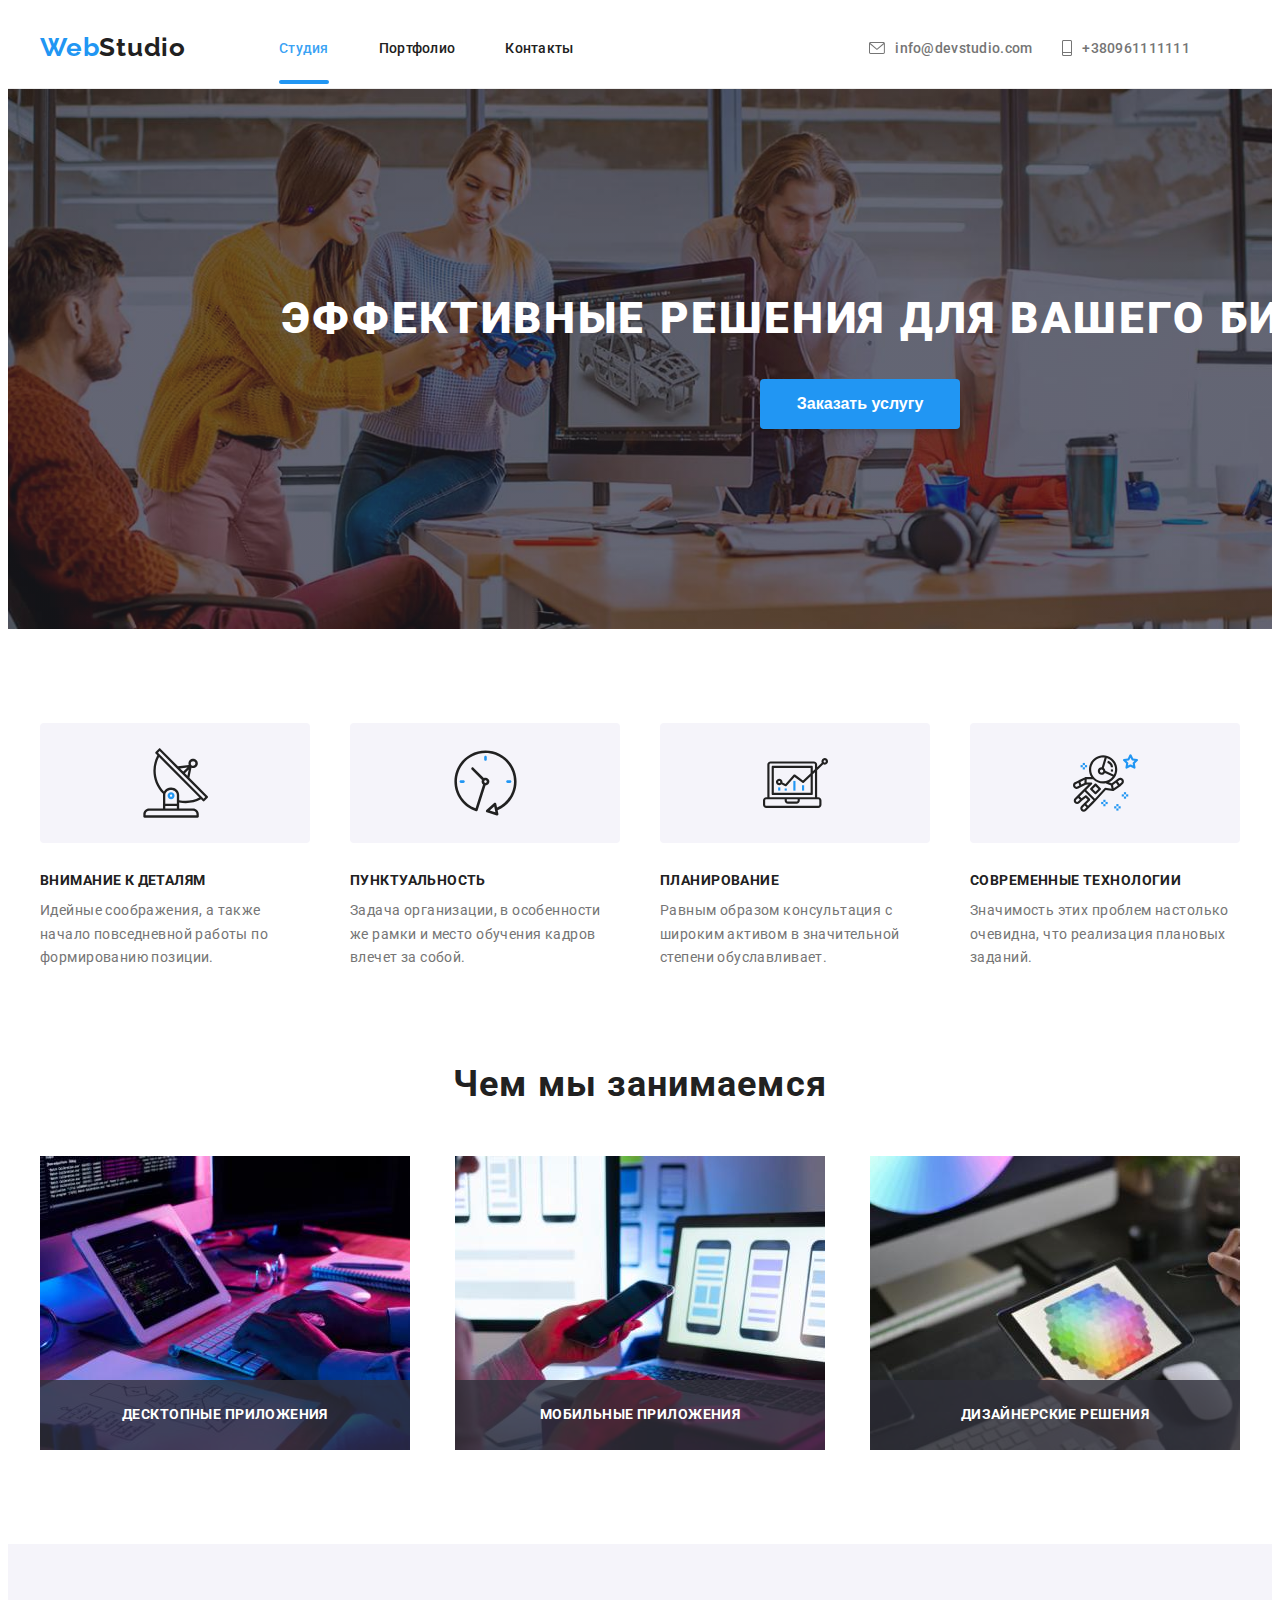
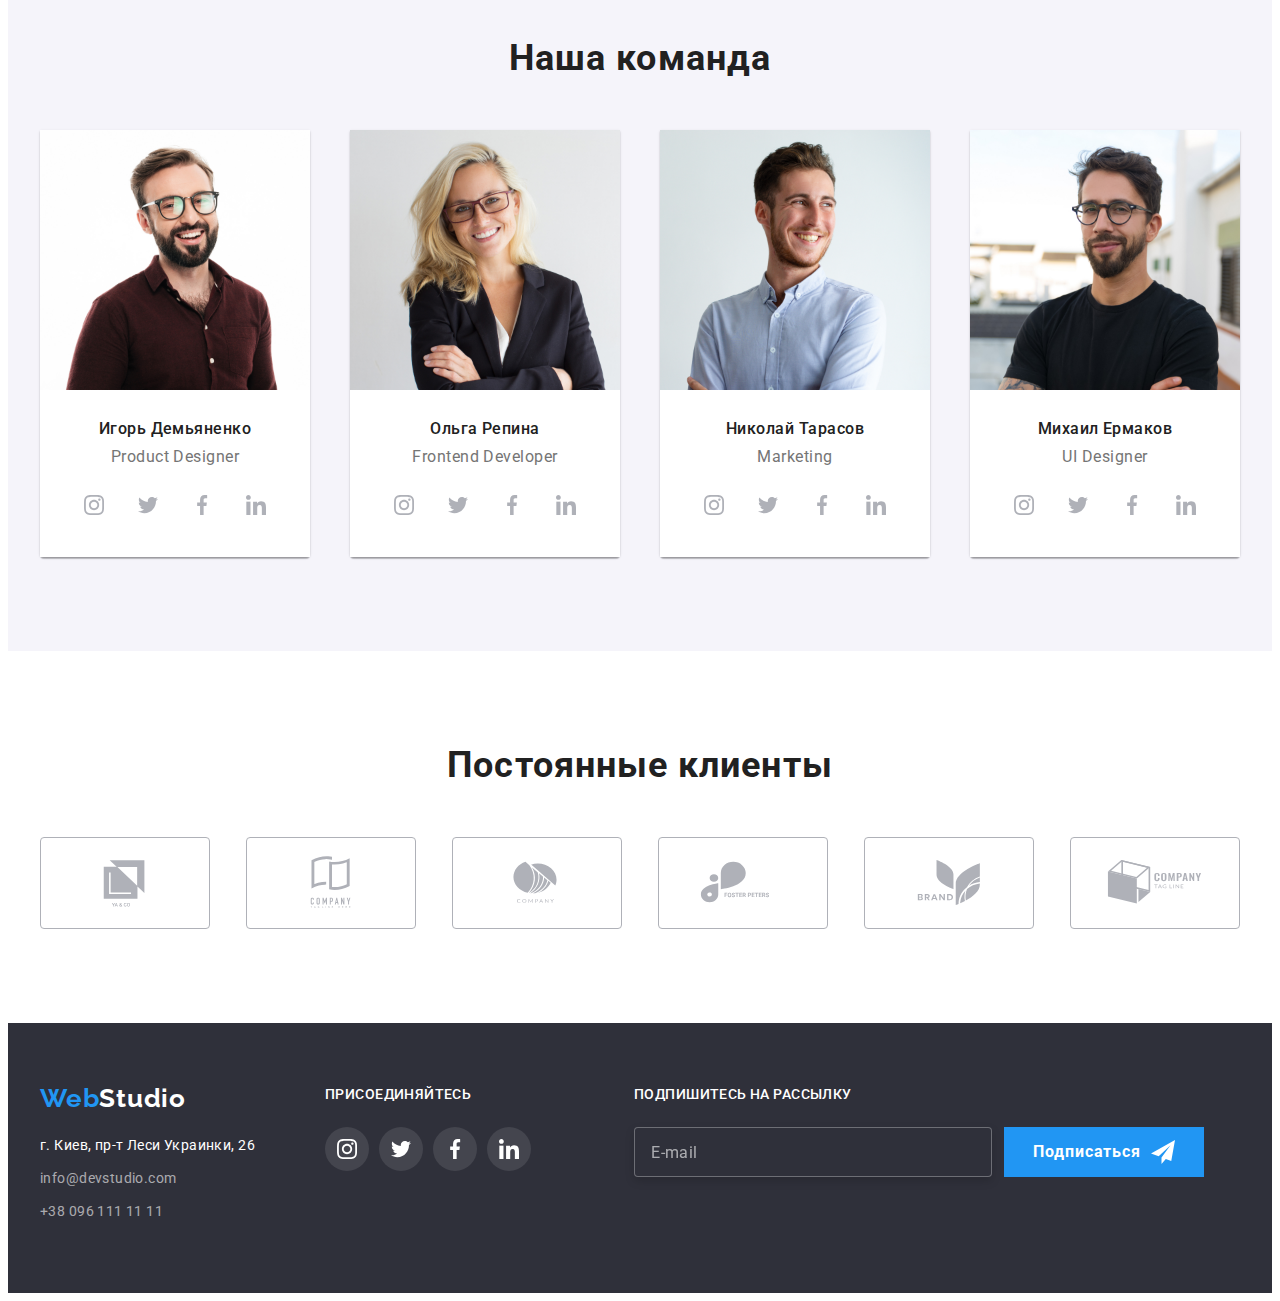
<file: index.html>
<!DOCTYPE html>
<html lang="ru">
<head>
    <meta charset="UTF-8">
    <meta http-equiv="X-UA-Compatible" content="IE=edge">
    <meta name="viewport" content="width=device-width, initial-scale=1.0">
    <title>Document</title>
    <link href="https://fonts.googleapis.com/css2?family=Raleway:wght@700&family=Roboto:wght@400;500;700;900&display=swap"
    rel="stylesheet">
    <link
    rel="stylesheet"
    href="https://cdnjs.cloudflare.com/ajax/libs/modern-normalize/1.0.0/modern-normalize.min.css"
    integrity="sha512-ISS7cAi1PEhQ8jnbJpJZMd29NlhNj4AWYyLOSp2CE/CsHxTCu+r+t0D2yoJudVrd0/8fTVPUVDzY5Tvli75u/g=="
    crossorigin="anonymous"/>
<link rel="stylesheet" href="./css/styles.css">
</head>
<body>
    <header class="header">
        <div class="container header-container">
          <nav class="header-navigation">
            <a class="link header-logo" href="http://WebStudio">Web<span class="logo-second-color">Studio</span> </a>
            <ul class="list header-list">
              <li class="header-item">
                <a class="link header-link current" href="./index.html">Студия</a>
              </li>
              <li class="header-item">
                <a class="link header-link" href="./portfolio.html">Портфолио</a>
              </li>
              <li class="header-item"><a class="link header-link" href="">Контакты</a></li>
            </ul>
          </nav>
          <ul class="list contacts-list">
            <li class="header-contacts">
              <a class="link header-mail" href="tel:info@devstudio.com">
              <svg class="header-icon" width="16" height="12"> <use href="./images/icons.svg#icon-envelope">
              </use></svg>info@devstudio.com</a></li>
            <li class="header-contacts">
              <a class="link header-mail" href="mailto:+380961111111">
                <svg class="header-icon" width="10" height="16">
                  <use href="./images/icons.svg#icon-mobilka"></use>
                </svg> +380961111111</a></li>
          </ul>
        </div>
      </header>

<main class="main">
<section class="section motto">
    <div class="container motto-container">
    <h1 class="title-one">Эффективные решения для вашего бизнеса</h1>
    <button class="btn main-btn" type="button" data-modal-open>Заказать услугу</button>
    </div>
</section>

<section class="section hero">
    <div class="container hero-container">
    <ul class="list hero-list">
        <li class="hero-item"><div class="hero-box"><svg class="hero-icon" width="65" height="70">
            <use href="./images/icons.svg#icon-tarelka"></use>
        </svg> </div><h3 class="title-three">Внимание к деталям</h3>
            <p class="hero-text">Идейные соображения, а также начало повседневной работы по формированию позиции.</p></li>
        <li class="hero-item"><div class="hero-box"><svg class="hero-icon" width="65" height="70">
            <use href="./images/icons.svg#icon-clock-1"></use>
        </svg> </div><h3 class="title-three">Пунктуальность</h3>
            <p class="hero-text">Задача организации, в особенности же рамки и место обучения кадров влечет за собой.</p></li>
        <li class="hero-item"> <div class="hero-box"> <svg class="hero-icon" width="65" height="70">
            <use href="./images/icons.svg#icon-diagram-1"></use>
        </svg> </div> <h3 class="title-three">Планирование</h3>
            <p class="hero-text">Равным образом консультация с широким активом в значительной степени обуславливает.</p></li>
        <li class="hero-item"> <div class="hero-box">  <svg class="hero-icon" width="65" height="70">
            <use href="./images/icons.svg#icon-astronaut-1"></use>
        </svg> </div><h3 class="title-three">Современные технологии</h3>
            <p class="hero-text">Значимость этих проблем настолько очевидна, что реализация плановых заданий.</p></li>
    </ul>
    </div>
</section>

<section class="section whaddowedo">
    <div class="container whaddowedo-container">
    <h2 class="title-two">Чем мы занимаемся</h2>
    <ul class="list whaddowedo-list">
        <li class="whaddowedo-item">
            <img src="./images/ruki.jpg" alt="чем мы занимаемся" width="370" height="294">
            <div class="whaddowedo-box">
                <p class="whaddowedo-text">Десктопные приложения</p>
            </div>
        </li>
    <li class="whaddowedo-item">
        <img src="./images/mobila.jpg" alt="для мобильных устройств" width="370" height="294">
        <div class="whaddowedo-box">
            <p class="whaddowedo-text">Мобильные приложения</p>
        </div>
    </li>
    <li class="whaddowedo-item">
        <img src="./images/planshet.jpg" alt="для планшетов" width="370" height="294">
        <div class="whaddowedo-box">
            <p class="whaddowedo-text">Дизайнерские решения</p>
        </div>
    </li>
   </ul>
    </div>
</section>


<section class="section team">
    <div class="container team-container"> 
    <h2 class="title-two">Наша команда</h2>
    <ul class="list team-list">
        <li class="team-item"><img src="./images/demianenko.jpg" alt="Демьяненко" width="270" height="260"> <div class="team-card"> <h3 class="title-four">Игорь Демьяненко</h3><p class="team-text" lang="en">Product Designer</p>
            <ul class="team-social-list">
        <li class="list team-social-item"><a class="team-social-link" href="#">
            <svg class="team-social-icon" width = "20" height = "20">
                <use href="./images/icons.svg#icon-instagram-2"></use>
            </svg> 
        </a></li>
        <li class="list team-social-item"> <a class="team-social-link" href="#"><svg class="team-social-icon" width = "20" height = "20">
            <use href="./images/icons.svg#icon-twitter-1"></use>
        </svg> </a></li>
        <li class="list team-social-item"><a class="team-social-link" href="#"><svg class="team-social-icon" width = "20" height = "20">
            <use href="./images/icons.svg#icon-facebook-1"></use>
        </svg> </a></li>
        <li class="list team-social-item"><a class="team-social-link" href="#"><svg class="team-social-icon" width = "20" height = "20">
            <use href="./images/icons.svg#icon-linkedin-1"></use>
        </svg> </a></li>
    </ul></div></li>
        <li class="team-item"><img src="./images/repina.jpg" alt="Репина" width="270" height="260"><div class="team-card"><h3 class="title-four">Ольга Репина</h3><p class="team-text" lang="en">Frontend Developer
        </p>         <ul class="team-social-list">
            <li class="list team-social-item"><a class="team-social-link" href="#">
                <svg class="team-social-icon" width = "20" height = "20">
                    <use href="./images/icons.svg#icon-instagram-2"></use>
                </svg> 
            </a></li>
            <li class="list team-social-item"> <a class="team-social-link" href="#"><svg class="team-social-icon" width = "20" height = "20">
                <use href="./images/icons.svg#icon-twitter-1"></use>
            </svg> </a></li>
            <li class="list team-social-item"><a class="team-social-link" href="#"><svg class="team-social-icon" width = "20" height = "20">
                <use href="./images/icons.svg#icon-facebook-1"></use>
            </svg> </a></li>
            <li class="list team-social-item"><a class="team-social-link" href="#"><svg class="team-social-icon" width = "20" height = "20">
                <use href="./images/icons.svg#icon-linkedin-1"></use>
            </svg> </a></li>
        </ul></div></li>
        <li class="team-item"><img src="./images/tarasov.jpg" alt="Тарасов" width="270" height="260"><div class="team-card"><h3 class="title-four">Николай Тарасов</h3><p class="team-text" lang="en">Marketing</p>         <ul class="team-social-list">
            <li class="list team-social-item"><a class="team-social-link" href="#">
                <svg class="team-social-icon" width = "20" height = "20">
                    <use href="./images/icons.svg#icon-instagram-2"></use>
                </svg> 
            </a></li>
            <li class="list team-social-item"> <a class="team-social-link" href="#"><svg class="team-social-icon" width = "20" height = "20">
                <use href="./images/icons.svg#icon-twitter-1"></use>
            </svg> </a></li>
            <li class="list team-social-item"><a class="team-social-link" href="#"><svg class="team-social-icon" width = "20" height = "20">
                <use href="./images/icons.svg#icon-facebook-1"></use>
            </svg> </a></li>
            <li class="list team-social-item"><a class="team-social-link" href="#"><svg class="team-social-icon" width = "20" height = "20">
                <use href="./images/icons.svg#icon-linkedin-1"></use>
            </svg> </a></li>
        </ul></div></li>
        <li class="team-item"><img src="./images/yermakov.jpg" alt="Ермаков" width="270" height="260"><div class="team-card"><h3 class="title-four">Михаил Ермаков</h3><p class="team-text" lang="en">UI Designer</p>         <ul class="team-social-list">
            <li class="list team-social-item"><a class="team-social-link" href="#">
                <svg class="team-social-icon" width = "20" height = "20">
                    <use href="./images/icons.svg#icon-instagram-2"></use>
                </svg> 
            </a></li>
            <li class="list team-social-item"> <a class="team-social-link" href="#"><svg class="team-social-icon" width = "20" height = "20">
                <use href="./images/icons.svg#icon-twitter-1"></use>
            </svg> </a></li>
            <li class="list team-social-item"><a class="team-social-link" href="#"><svg class="team-social-icon" width = "20" height = "20">
                <use href="./images/icons.svg#icon-facebook-1"></use>
            </svg> </a></li>
            <li class="list team-social-item"><a class="team-social-link" href="#"><svg class="team-social-icon" width = "20" height = "20">
                <use href="./images/icons.svg#icon-linkedin-1"></use>
            </svg> </a></li>
        </ul></div></li>
    </ul>
    </div>
</section>

<section class="section clients">
    <div class="container">
        <h2 class="title-two">Постоянные клиенты</h2>
    <ul class="list clients-list">
        <li class="clients-item"><a class="clients-link" href="#"><svg class="clients-icon">
            <use href="./images/icons.svg#icon-logosquare"></use></svg></a></li>
        <li class="clients-item"><a class="clients-link" href="#"><svg class="clients-icon">
            <use href="./images/icons.svg#icon-logobook"></use></svg></a></li>
        <li class="clients-item"><a class="clients-link" href="#"><svg class="clients-icon">
            <use href="./images/icons.svg#icon-logooval"></use></svg></a></li>
        <li class="clients-item"><a class="clients-link" href="#"><svg class="clients-icon">
            <use href="./images/icons.svg#icon-logofoster"></use></svg></a></li>
        <li class="clients-item"><a class="clients-link" href="#"><svg class="clients-icon">
            <use href="./images/icons.svg#icon-logobrand"></use></svg></a></li>
        <li class="clients-item"><a class="clients-link" href="#"><svg class="clients-icon">
            <use href="./images/icons.svg#icon-logocomp"></use></svg></a></li>
    </ul>
    </div>
</section>

</main>
<footer class="footer">
    <div class="container footer-container">
        <div class="footer-contacts">
    <a class="link footer-logo" href="http://WebStudio">Web<span class="logo-third-color">Studio</span> </a>
<address>
    <ul class="list footer-list">
        <li class="footer-contact"><a class="link footer-address" href="https://goo.gl/maps/e6FK5a6FQXhLv9fTA" target="_blank" rel="noopener noreferrer">г. Киев, пр-т Леси Украинки, 26</a>
</li>
<li class="footer-contact"><a class="link footer-mail" href="mailto:info@example.com">info@devstudio.com</a> 
</li>
<li class="footer-contact"><a class="link footer-mail" href="tel:+380961111111">+38 096 111 11 11</a>
</li>
</ul>
</address>
        </div>
<div class="footer-social">
    <h4 class="title-five">присоединяйтесь</h4>
    <ul class="list footer-social-list"> 
        <li><a class="footer-social-link" href="#"><svg class="footer-social-icon" width = "20" height = "20">
            <use href="./images/icons.svg#icon-instagram-2"></use>
        </svg> </a></li>
        <li><a class="footer-social-link" href="#"><svg class="footer-social-icon" width = "20" height = "20">
            <use href="./images/icons.svg#icon-twitter-1"></use>
        </svg> </a></li>
        <li><a class="footer-social-link" href="#"><svg class="footer-social-icon" width = "20" height = "20">
            <use href="./images/icons.svg#icon-facebook-1"></use>
        </svg> </a></li>
        <li><a class="footer-social-link" href="#"><svg class="footer-social-icon" width = "20" height = "20">
            <use href="./images/icons.svg#icon-linkedin-1"></use>
        </svg> </a></li>
    </ul>
</div>
<div class="footer-subscribe">
<h4 class="title-five">Подпишитесь на рассылку</h4>
<div class="subscribe-wrap">
    <form action="#" class="subscribe">
        <input type="text" 
        class="subscribe-input" 
        name="email" 
        placeholder="E-mail">
    </form>
    <button type="submit" class="btn subscribe-btn">Подписаться <svg class="subscribe-btn-icon" width = "24" height = "24">
        <use href="./images/icons.svg#icon-send"></use>
    </svg></button>
</div>
</div>
    </div>
</footer>
<div class="backdrop is-hidden" data-modal>
    <div class="modal">
    <button type="button" class="modal-close" data-modal-close>
    <svg class="modal-close-icon" width="11" height="11"> <use href="./images/icons.svg#icon-close"></use>
            </svg>
        </button>
        <p class="modal-title">Оставьте свои данные, мы вам перезвоним</p>
        <form action="#" class="modal-form">
            <div class="modal-field">
            <label class="modal-label-text">Имя </label>
            <div class="input-wrap">
            <input type="text" name="user-name" id="" class="modal-form-input" >
            <svg class="input-icon" width = "12" height = "12">
                <use href="./images/icons.svg#icon-head"></use></svg></div>
        </div>
        <div class="modal-field">
            <label class="modal-label-text">Телефон </label><div class="input-wrap">
            <input type="text" name="user-tel" id="" class="modal-form-input"><svg class="input-icon" width = "13" height = "13">
                <use href="./images/icons.svg#icon-truba"></use></svg></div>
        </div>
        <div class="modal-field">   
            <label class="modal-label-text">
                Почта </label><div class="input-wrap">
            <input type="text" name="user-email" id="" class="modal-form-input"><svg class="input-icon" width = "15" height = "12">
                <use href="./images/icons.svg#icon-email-black"></use></svg>
        </div> </div>
        <div class="modal-field"> 
        <label class="modal-label-text">
                Комментарий </label>
            <textarea name="user-comment"
            id="user-comment"
            class="modal-form-comment"
            placeholder="Введите текст"></textarea> 
        </div>

        <div class="modal-field">   
         <input type="checkbox" name="policy" id="policy" class="modal-check visually-hidden">
        
<label for="policy" class="policy-text"><span class="policy-item">
    <svg class="check-icon" width = "11" height = "8">
        <use href="./images/icons.svg#icon-check"></use></svg>
</span> Соглашаюсь с рассылкой и принимаю <a href="#" class="link policy-link"> Условия договора</a></label></div>

            <button type="submit" class="btn main-btn modal-btn">Отправить</button>


        </form>
    </div>
</div>
<script src="./js/modal.js"></script>
</body>
</html>
</file>
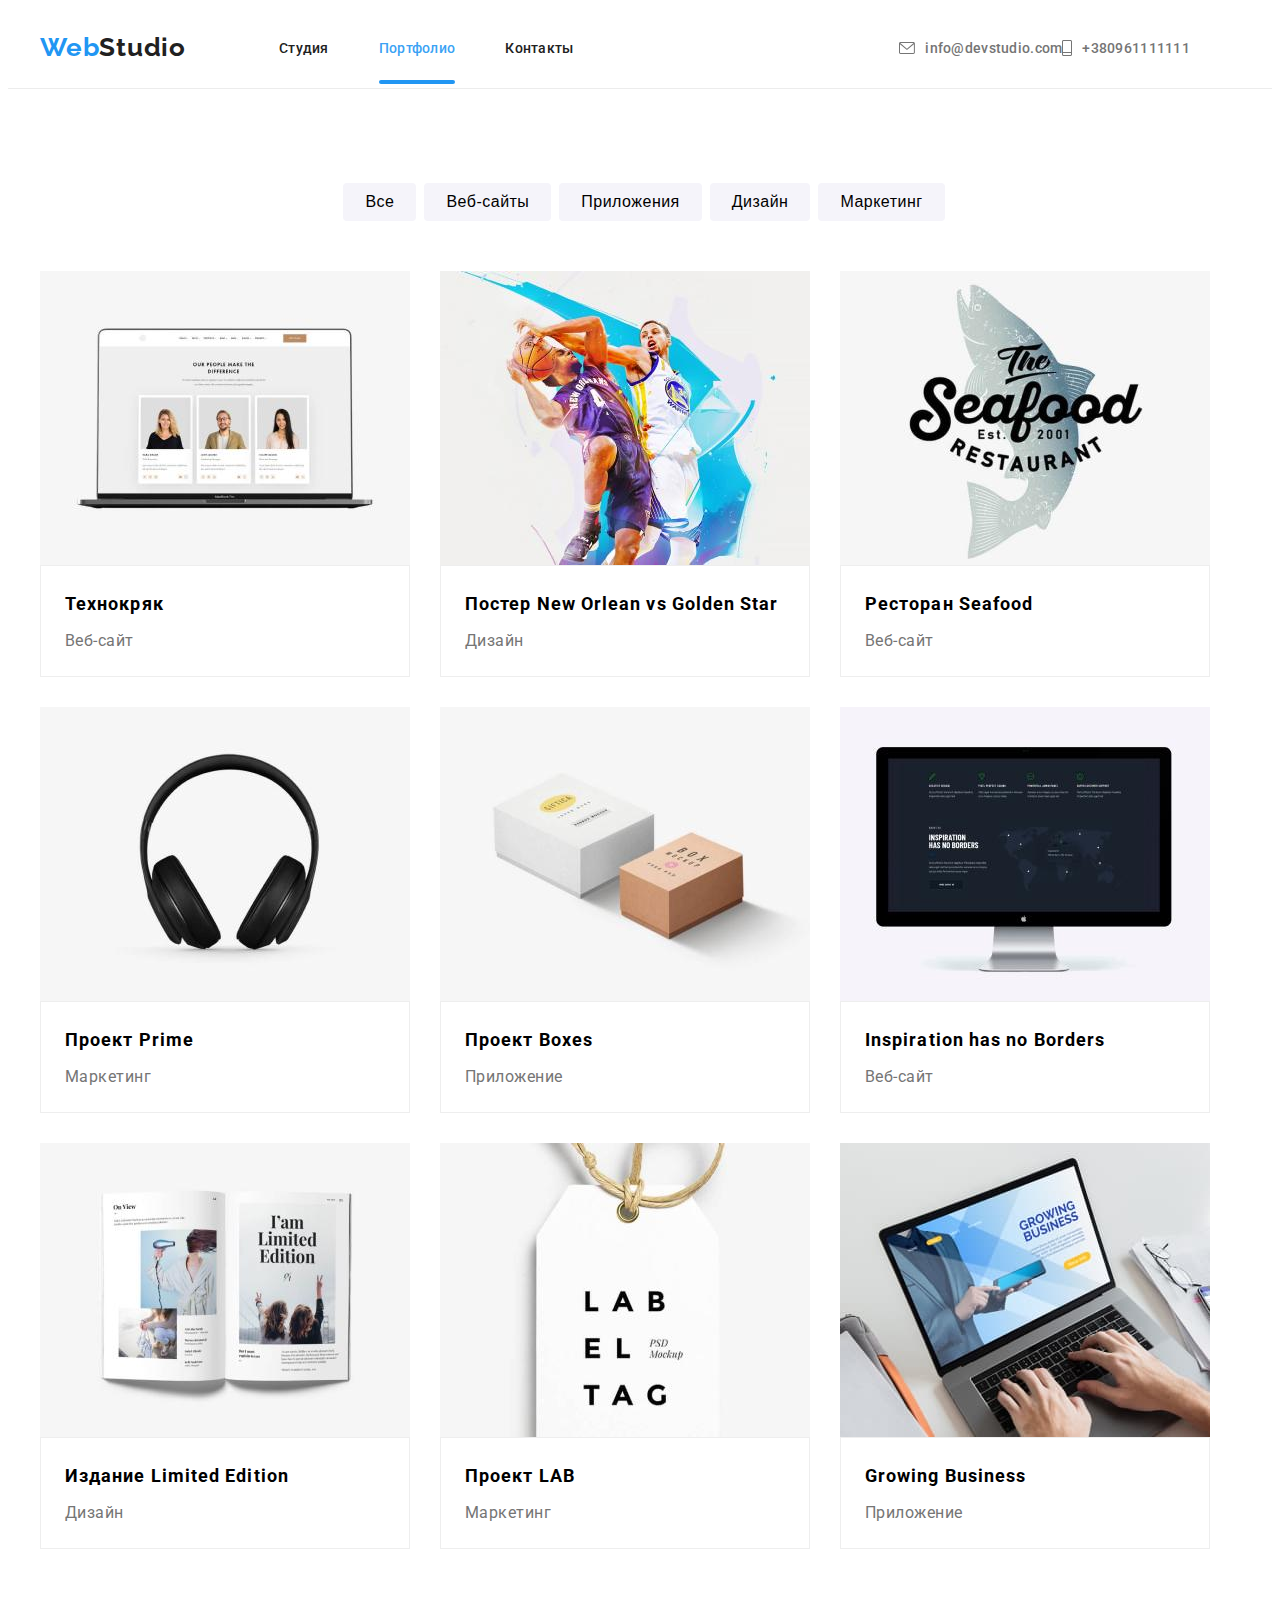
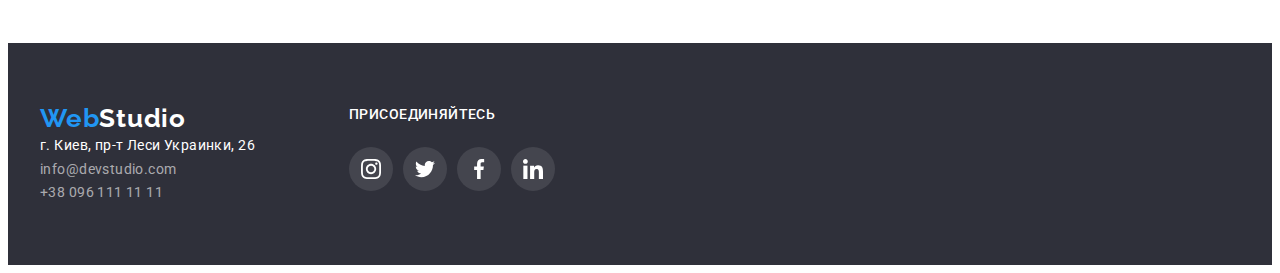
<file: portfolio.html>
<!DOCTYPE html>
<html lang="ru">
    <head>
        <meta charset="UTF-8">
        <meta http-equiv="X-UA-Compatible" content="IE=edge">
        <meta name="viewport" content="width=device-width, initial-scale=1.0">
        <title>Portfolio</title>
        <link href="https://fonts.googleapis.com/css2?family=Raleway:wght@700&family=Roboto:wght@400;500;700;900&display=swap"
        rel="stylesheet">
        <link
        rel="stylesheet"
        href="https://cdnjs.cloudflare.com/ajax/libs/modern-normalize/1.0.0/modern-normalize.min.css"
        integrity="sha512-ISS7cAi1PEhQ8jnbJpJZMd29NlhNj4AWYyLOSp2CE/CsHxTCu+r+t0D2yoJudVrd0/8fTVPUVDzY5Tvli75u/g=="
        crossorigin="anonymous"/>
    <link rel="stylesheet" href="./css/styles.css">
    </head>
<body>
    <header class="header">
        <div class="container header-container">
          <nav class="header-navigation">
            <a class="link header-logo" href="http://WebStudio">Web<span class="logo-second-color">Studio</span> </a>
            <ul class="list header-list">
              <li class="header-item">
                <a class="link header-link" href="./index.html">Студия</a>
              </li>
              <li class="header-item">
                <a class="link header-link current" href="./portfolio.html">Портфолио</a>
              </li>
              <li class="header-item"><a class="link header-link" href="">Контакты</a></li>
            </ul>
          </nav>
          <ul class="list contacts-list">
            <li class="nav-list-mail">
              <a class="link header-mail" href="tel:info@devstudio.com">
              <svg class="header-icon" width="16" height="12"> <use href="./images/icons.svg#icon-envelope">
              </use>
            </svg>info@devstudio.com
            </a></li>
            <li class="nav-list-mail">
              <a class="link header-mail" href="mailto:+380961111111">
                <svg class="header-icon" width="10" height="16">
                  <use href="./images/icons.svg#icon-mobilka"></use>
                </svg>
                +380961111111</a></li>
          </ul>
        </div>
      </header>

    <main class="portfolio">
      <h1 class="visually-hidden">Портфолио</h1>
        <section class="section">
        <div class="container">
            <ul class="list works-button-list">
                <li> <button class="works-button">Все</button></li>
                <li> <button class="works-button">Веб-сайты</button> </li>
                <li> <button class="works-button">Приложения</button></li>
                <li> <button class="works-button">Дизайн</button></li>
                <li> <button class="works-button">Маркетинг</button></li>
            </ul>
            <ul class="list works-list">
                <li class="works-item">
                  <div class="works-wrap">
                  <img src="./images/tech.jpg" alt="техно" width="370" height="294"> <p class="works-item-text">
                  Технокряк это современная
                  площадка распространения
                  коронавируса. Компании
                  используют эту платформу для
                  цифровогo шпионажа и атак на
                  защищённые сервера конкурентов.
                  </p></div><div class="works-card"><h3 class="works-title">Технокряк</h3><p class="works-text">Веб-сайт</p></div></li>
                <li class="works-item">
                  <div class="works-wrap">
                  <img src="./images/basketball.jpg" alt="дизайн" width="370" height="294"> <p class="works-item-text">
                  Технокряк это современная
                  площадка распространения
                  коронавируса. Компании
                  используют эту платформу для
                  цифровогo шпионажа и атак на
                  защищённые сервера конкурентов.
                  </p></div><div class="works-card"><h3 class="works-title">Постер New Orlean vs Golden Star</h3> <p class="works-text">Дизайн</p></div></li>
                <li class="works-item">
                  <div class="works-wrap">
                  <img src="./images/seafood.jpg" alt="приложение" width="370" height="294"><p class="works-item-text">
                  Технокряк это современная
                  площадка распространения
                  коронавируса. Компании
                  используют эту платформу для
                  цифровогo шпионажа и атак на
                  защищённые сервера конкурентов.
                  </p></div><div class="works-card"><h3 class="works-title" lang="en">Ресторан Seafood</h3> <p class="works-text">Веб-сайт</p></div></li>
                <li class="works-item">
                  <div class="works-wrap">
                  <img src="./images/earphones.jpg" alt="маркетинг" width="370" height="294"><p class="works-item-text">
                  Технокряк это современная
                  площадка распространения
                  коронавируса. Компании
                  используют эту платформу для
                  цифровогo шпионажа и атак на
                  защищённые сервера конкурентов.
                  </p></div><div class="works-card"><h3 class="works-title">Проект Prime</h3> <p class="works-text">Маркетинг</p></div></li>
                <li class="works-item">
                  <div class="works-wrap">
                  <img src="./images/boxes.jpg" alt="проект" width="370" height="294"><p class="works-item-text">
                  Технокряк это современная
                  площадка распространения
                  коронавируса. Компании
                  используют эту платформу для
                  цифровогo шпионажа и атак на
                  защищённые сервера конкурентов.
                  </p></div><div class="works-card"><h3 class="works-title">Проект Boxes</h3> <p class="works-text">Приложение</p></div></li>
                <li class="works-item">
                  <div class="works-wrap">
                  <img src="./images/monitor.jpg" alt="веб-сайт" width="370" height="294"><p class="works-item-text">
                  Технокряк это современная
                  площадка распространения
                  коронавируса. Компании
                  используют эту платформу для
                  цифровогo шпионажа и атак на
                  защищённые сервера конкурентов.
                  </p></div><div class="works-card"><h3 class="works-title" lang="en">Inspiration has no Borders</h3> <p class="works-text">Веб-сайт</p></div></li>
                <li class="works-item">
                  <div class="works-wrap"><img src="./images/magazine.jpg" alt="издание" width="370" height="294"><p class="works-item-text">
                  Технокряк это современная
                  площадка распространения
                  коронавируса. Компании
                  используют эту платформу для
                  цифровогo шпионажа и атак на
                  защищённые сервера конкурентов.
                  </p></div><div class="works-card"><h3 class="works-title">Издание Limited Edition</h3> <p class="works-text">Дизайн</p></div></li>
                <li class="works-item">
                  <div class="works-wrap"><img src="./images/tag.jpg" alt="проект-лаб" width="370" height="294"><p class="works-item-text">
                  Технокряк это современная
                  площадка распространения
                  коронавируса. Компании
                  используют эту платформу для
                  цифровогo шпионажа и атак на
                  защищённые сервера конкурентов.
                  </p></div><div class="works-card"><h3 class="works-title">Проект LAB</h3> <p class="works-text">Маркетинг</p></div></li>
                <li class="works-item">
                  <div class="works-wrap"><img src="./images/laptop.jpg" alt="бизнес" width="370" height="294"><p class="works-item-text">
                  Технокряк это современная
                  площадка распространения
                  коронавируса. Компании
                  используют эту платформу для
                  цифровогo шпионажа и атак на
                  защищённые сервера конкурентов.
                  </p></div><div class="works-card"><h3 class="works-title">Growing Business</h3> <p class="works-text">Приложение</p></div></li>
            </ul>
        </div>
        </section>
    </main>

    <footer class="footer">
        <div class="container footer-container">
            <div class="footer-contacts">
        <a class="link header-logo" href="http://WebStudio">Web<span class="logo-third-color">Studio</span> </a>
    <address>
        <ul class="list">
            <li>
    <a class="link footer-address" href="https://goo.gl/maps/e6FK5a6FQXhLv9fTA" target="_blank" rel="noopener noreferrer">г. Киев, пр-т Леси Украинки, 26</a>
    </li>
    <li>
    <a class="link footer-mail" href="mailto:info@example.com">info@devstudio.com</a> 
    </li>
    <li>
    <a class="link footer-mail" href="tel:+380961111111">+38 096 111 11 11</a>
    </li>
    </ul>
    </address>
            </div>
    <div class="footer-social">
        <h4 class="title-five">присоединяйтесь</h4>
        <ul class="list footer-social-list"> 
            <li><a class="footer-social-link" href="#"><svg class="footer-social-icon" width = "20" height = "20">
                <use href="./images/icons.svg#icon-instagram-2"></use>
            </svg> </a></li>
            <li><a class="footer-social-link" href="#"><svg class="footer-social-icon" width = "20" height = "20">
                <use href="./images/icons.svg#icon-twitter-1"></use>
            </svg> </a></li>
            <li><a class="footer-social-link" href="#"><svg class="footer-social-icon" width = "20" height = "20">
                <use href="./images/icons.svg#icon-facebook-1"></use>
            </svg> </a></li>
            <li><a class="footer-social-link" href="#"><svg class="footer-social-icon" width = "20" height = "20">
                <use href="./images/icons.svg#icon-linkedin-1"></use>
            </svg> </a></li>
        </ul>
    </div>
        </div>
    </footer>
        
</body>
</html>
</file>
<file: css/styles.css>
:root {
    --header-text-color: #757575;
    --main-title-color: #ffffff;
    --second-title-color: #212121;
    --main-text-color: #757575;
    --second-text-color: rgba(255, 255, 255, 0.6);
    --logo-color: #2196f3;
    --logo-second-color: #212121;
    --logo-third-color: #ffffff; 
    --accent-color: #2196f3;
    --main-btn-color: #2196f3;
    --footer-bcg-color: #2f303a;
--portfolio-button-color: #f5f4fa;
--motto-background-color: rgba(47, 48, 58, 0.4);
}

p, h1, h2, h3, h4, h5, h6 {margin: 0;}

ul {margin: 0;
padding: 0;}

img {
    display: block;
}

body  {
    font-family: 'Raleway', sans-serif;
    font-family: 'Roboto', sans-serif;
}


.list {
    list-style: none;
    padding: 0;
    margin: 0;
}

.link {
    text-decoration: none;
}

.container {
    width: 1200px;
    margin-left: auto;
    margin-right: auto;
    margin: 0 auto;
    padding-left: 15px;
    padding-right: 15px;
  }

  .section {
      padding-top: 94px;
      padding-bottom: 94px;
  }

  .visually-hidden {
    position: absolute;
    white-space: nowrap;
    width: 1px;
    height: 1px;
    overflow: hidden;
    border: 0;
    padding: 0;
    clip: rect(0 0 0 0);
    clip-path: inset(50%);
    margin: -1px;
}

.btn {
  border: none;
  border-radius: 4px
  cursor: pointer;
  outline: none;
}
/*------------------------------------------------HEADER------------------------*/

.header {
    background-color: #ffffff;
    border-bottom: 1px solid #ececec;
  }
  .header-list {
    display: flex;
    align-items: center;
  }
  .contacts-list {
    display: flex;
    align-items: center;
    margin-left: auto;
    margin-right: 50px;
  }
  .header-container {
    display: flex;
    align-items: center;
  }
  .header-navigation {
    display: flex;
    align-items: center;
  }
  .header-logo {
    padding-right: 93px;
    padding-top: 24px;
    padding-bottom: 25px;
  }
  .header-logo {
    font-family: Raleway;
    font-weight: 700;
    font-size: 26px;
    line-height: 1.19;
    letter-spacing: 0.03em;
   color: var(--logo-color);
   transition: color 250ms cubic-bezier(0.4, 0, 0.2, 1);
}

.logo-second-color {
    color:var(--logo-second-color);
}

.logo-third-color {
    color:var(--logo-third-color);
}
  .header-logo:focus,
  .header-logo:hover {
    color: var(--accent-color);
  }
  .header-item:not(:last-child) {
    padding-right: 50px;
  }

  .header-link {
    font-weight: 500;
    font-size: 14px;
    line-height: 1.14;
    letter-spacing: 0.02em;
    color: var(--second-title-color);
    transition: color 250ms cubic-bezier(0.4, 0, 0.2, 1);
    position: relative;
  }

  .header-link.current {
    color: rgba(33, 150, 243, 0.9);
  }

  .header-link.current::after {
    content: "";
    width: 100%;
    height: 4px;
    border-radius: 2px;
    background-color: var(--accent-color);
    position: absolute;
    display: block;
    bottom: -28px;
    left: 0;
    }

  .header-link:hover,
  .header-link:focus {
    color: var(--accent-color);
  }

  .header-icon {
    fill: currentColor;
    margin-right: 10px;
  }

  .header-icon:hover,
  .header-icon:focus {
    color: var(--accent-color);
  }

  .header-contacts {
    margin-right: 0;
    margin-left: 30px;
  }

  .header-mail {
    display: flex;
    align-items: center;
    font-weight: 500;
    font-size: 14px;
    line-height: 1.33;
    letter-spacing: 0.02em;
    color: var(--main-text-color);
    transition: color 250ms cubic-bezier(0.4, 0, 0.2, 1);
  }
  .header-mail:hover,
  .header-mail:focus {
    color: var(--accent-color);
  }
  


/*------------------------------------------------main------------------------*/

.motto {
    background-image: linear-gradient(rgba(47, 48, 58, 0.4), rgba(47, 48, 58, 0.4)), url(../images/mottoback.jpg);
    background-repeat: no-repeat;   
    background-position: center;
    background-size: cover;
    padding-top: 200px;
    padding-bottom: 200px;
}

.title-one {
font-weight: 900;
font-size: 44px;
line-height: 1.36;
text-align: center;
letter-spacing: 0.06em;
text-transform: uppercase;
color: var(--main-title-color);
}

.motto-container {
padding-right: 252px;
padding-left: 252px;
text-align: center;
}

.main-btn {
padding: 10px 32px;
background-color: var(--main-btn-color);
font-weight: 700;
font-size: 16px;
line-height: 1.9;
width: 200px;
height: 50px;
margin-top: 30px;
box-shadow: 0px 4px 4px rgba(0, 0, 0, 0.15);
border-radius: 4px;
color: #ffffff;
cursor: pointer;
outline: none;
}

.main-btn:active {
background-color: var(--second-title-color);
}
/*------------------------------------------------HERO------------------------*/


.hero-list {
display: flex;
justify-content: space-between
}

.hero-item {
max-width: 270px;
}

.hero-box {
    width: 270px;
    height: 120px;
    background-color: #f5f4fa;
    border-radius: 4px;
    margin-right: 30px;
    margin-bottom: 30px;
    display: flex;
    align-items: center;
    justify-content: center;
}

.title-three {
font-weight: 700;
font-size: 14px;
line-height: 1.14;
letter-spacing: 0.03em;
margin-top: 30px;
margin-bottom: 10px;
text-transform: uppercase;
color: var(--second-title-color);
}

.hero-text {
font-size: 14px;
line-height: 1.7;
letter-spacing: 0.03em;
color: var(--main-text-color);
}

.hero-icon {
    max-width: 70px;
    max-height: 70px;
 
}

.title-two {
font-weight: 700;
font-size: 36px;
line-height: 1.16;
letter-spacing: 0.03em;
text-align: center;
margin-bottom: 50px;
color: var(--second-title-color);
}

.whaddowedo-list {
    display: flex;
    flex-wrap: wrap;
    justify-content: space-between;
}

.whaddowedo {
    padding-top: 0px;
}

.whaddowedo-item {
  position: relative;
}
.whaddowedo-box {position: absolute;
  bottom: 0;
  display: flex;
  justify-content: center;
  align-items: center;
  height: 70px;
  width: 100%;
  background-color: rgba(47, 48, 58, 0.8);}

.whaddowedo-text {
  font-weight: 700;
  font-size: 14px;
  line-height: 1.14;
  text-align: center;
  letter-spacing: 0.03em;
  text-transform: uppercase;
  color: #FFFFFF;
}

.team {
background-color: var(--portfolio-button-color);
 }

.team-container {
text-align: center;
}

.team-list {
display: flex;
justify-content: space-between;
}

.team-item {
justify-content: space-between;
width: 270px;
box-shadow: 0px 1px 3px rgba(0, 0, 0, 0.12), 0px 1px 1px rgba(0, 0, 0, 0.14), 0px 2px 1px rgba(0, 0, 0, 0.2);
border-radius: 0px 0px 4px 4px;    
}

.team-card {
padding-top: 30px;
padding-bottom: 30px;
background-color: #fff;
}

img {
max-width: 100%;
height: auto
}

.title-four {
font-weight: 500;
font-size: 16px;
line-height: 1.18;
letter-spacing: 0.03em;
color: var(--second-title-color);
}

.team-text {
font-weight: 400;
font-size: 16px;
line-height: 1.18;
letter-spacing: 0.03em;
margin-top: 10px;
color: var(--main-text-color);
margin-bottom: 16px;
}

.team-social-list {
    display: flex;
    justify-content: center;
}

.team-social-item {
    width: 44px;
    height: 44px;
}

.team-social-item + .team-social-item {
margin-left: 10px;
} 

.team-social-link {
    width: 100%;
    height: 100%;
    border-radius: 50%;
    display: flex;
    align-items: center;
    justify-content: center;
    transition: color 250ms cubic-bezier(0.4, 0, 0.2, 1), background-color 250ms cubic-bezier(0.4, 0, 0.2, 1);
}

.team-social-link {
    fill: #AFB1B8;
}

.team-social-link:hover, 
.team-social-link:focus {
    background-color: var(--accent-color);
}

.team-social-link:hover, 
.team-social-link:focus {
    fill: #ffffff;
}

/*--------------------------------------CLIENTS-------------------------------*/

.clients-list {
    display: flex;
    justify-content: space-between
}

.clients-link {
display: flex;
width: 170px;
height: 92px;
align-items: center;
justify-content: center;
box-sizing: border-box;
border: 1px solid #afb1b8;
border-radius: 4px;
transition: color 250ms cubic-bezier(0.4, 0, 0.2, 1),
}

.clients-icon {
    width: 106px;
    height: 60px;
    fill: #AFB1B8;
    display: block;
    margin-left: auto;
    margin-right: auto;
    transition: color 250ms cubic-bezier(0.4, 0, 0.2, 1),
}

.clients-link:hover,
.clients-link:focus {
    border-color: var(--accent-color);
  }

  .clients-link:hover .clients-icon {
    fill: var(--accent-color);
  }

  .clients-link:focus .clients-icon {
    fill: var(--accent-color);
  }
/*------------------------------------------ FOOTER -------------------------*/

.footer {
background-color:var(--footer-bcg-color);
padding-top: 60px;
padding-bottom: 60px;
}

.footer-container {
    display: flex;
}

.footer-logo {
    font-family: Raleway;
    font-weight: 700;
    font-size: 26px;
    line-height: 1.19;
    letter-spacing: 0.03em;
    margin-bottom: 20px;
   color: var(--logo-color);
   transition: color 250ms cubic-bezier(0.4, 0, 0.2, 1);
}

.footer-list {
    padding-top: 20px;
}

.footer-contact {
  margin-bottom: 9px;
}
.footer-address {
font-style: normal;
font-weight: 400;
font-size: 14px;
line-height: 1.71;
letter-spacing: 0.03em;
color: var(--main-title-color);
margin-bottom: 9px;
transition: color 250ms cubic-bezier(0.4, 0, 0.2, 1);
}

.footer-address:hover, 
.footer-address:focus {
color: var(--accent-color) 
}
.footer-mail {
    font-style: normal;
    font-weight: 400;
    font-size: 14px;
    line-height: 1.71;
   letter-spacing: 0.03em;
   color: var(--second-text-color);
   transition: color 250ms cubic-bezier(0.4, 0, 0.2, 1); 
   
}
.footer-mail:hover, 
.footer-mail:focus {
    color: var(--accent-color) 
}

.title-five {
    font-style: normal;
    font-weight: 500;
    font-size: 14px;
    line-height: 1.71;
   letter-spacing: 0.03em;
   margin-bottom: 20px;
   color: var(--main-title-color);
   text-transform: uppercase;
}

.footer-social
{
margin-left: 70px;}

.footer-social-list {
    display: flex;
}

.footer-social-link {
    width: 44px;
    height: 44px;
    border-radius: 50%;
    display: flex;
    align-items: center;
    justify-content: center;
    background-color: rgba(255, 255, 255, 0.1);
    margin-right: 10px;
    transition: color 250ms cubic-bezier(0.4, 0, 0.2, 1), background-color 250ms cubic-bezier(0.4, 0, 0.2, 1);
}

.footer-social-link:hover,
.footer-social-link:focus {
    background-color: var(--accent-color);
}

.footer-social-icon {
    fill: #ffffff;
}

.footer-subscribe {
margin-left: 93px;
}

.subscribe-wrap {
  display: flex;
  justify-content: space-between;
}

.subscribe-input {
width: 358px;
height: 50px;
background-color:var(--footer-bcg-color);
padding-left: 16px;
display: flex;
align-items: center;
border: 1px solid rgba(255, 255, 255, 0.3);
box-sizing: border-box;
filter: drop-shadow(0px 4px 4px rgba(0, 0, 0, 0.15));
border-radius: 4px;
font-family: Roboto;
font-weight: 400;
font-size: 16px;
line-height: 1.25;
letter-spacing: 0.03em;
color: var(--second-text-color);
margin-right: 12px;
}

.subscribe-input::placeholder {
font-family: Roboto;
font-weight: 400;
font-size: 16px;
line-height: 1.25;
letter-spacing: 0.03em;
color: var(--second-text-color);
}


.subscribe-btn {
width: 200px;
height: 50px;
display: flex;
justify-content: center;
align-items: center;
font-family: Roboto;
font-weight: 700;
font-size: 16px;
line-height: 1.87;
letter-spacing: 0.06em;
color: var(--main-title-color);
background-color: var(--accent-color);
box-shadow: 0px 4px 4px rgba(0, 0, 0, 0.15)
outline: none;
}

.subscribe-btn-icon {
margin-left: 10px;
}

.backdrop {
  width: 100vw;
  height: 100vh;
  background-color: rgba(0, 0, 0, 0.2);
  position: fixed;
  top: 0;
  transition: opacity 1000ms, visibility 1000ms;
}

.backdrop.is-hidden .modal {
  transform: scale(1.5);
  transition: transform 1000ms;
}

.modal {
width: 528px;
height: 581px;
background-color: #FFFFFF;
box-shadow: 0px 1px 3px rgba(0, 0, 0, 0.12), 0px 1px 1px rgba(0, 0, 0, 0.14), 0px 2px 1px rgba(0, 0, 0, 0.2);
border-radius: 4px;
position: absolute;
top: 50%;
left: 50%;
transform: scale(1);
transform: translate(-50%, -50%);
transition: transform 1000ms;
padding: 40px;
}

.modal-close {
  width: 30px;
  height: 30px;
  background-color: transparent;
  border: 1px solid rgba(0, 0, 0, 0.1);
  border-radius: 50%;
  position: absolute;
  top: 14px;
  right: 14px;
  display: flex;
  align-items: center;
  justify-content: center;
  cursor: pointer;
}

.modal-close:hover {
  color: var(--accent-color);
  }
.modal-close-icon {
  fill: currentColor;
}

.is-hidden {
  visibility: hidden;
  opacity: 0;
  pointer-events: none;
}

.modal-title {
font-family: Roboto;
font-weight: 700;
font-size: 20px;
line-height: 1.15;
text-align: center;
letter-spacing: 0.03em;
color: var(--second-title-color);
margin-bottom: 12px;
}

.modal-form-input {
width: 100%;
height: 40px;
border: 1px solid rgba(33, 33, 33, 0.2);
box-sizing: border-box;
border-radius: 4px;
padding-left: 35px;
padding-right: 15px;
resize: none;
outline: none;
cursor: pointer;
margin-top: 4px;
transition: 250ms cubic-bezier(0.4, 0, 0.2, 1); 
}

.modal-form-input:focus {
border-color: var(--accent-color);
}

.modal-form-input:focus + .input-icon {
  fill: var(--accent-color);
  }

.modal-field {
  width: 100%;
  margin-bottom: 10px;
}

.input-wrap {
  position: relative;
}

.modal-form-comment {
width: 100%;
height: 120px;
border: 1px solid rgba(33, 33, 33, 0.2);
box-sizing: border-box;
border-radius: 4px;
padding-left: 5px;
padding-right: 15px;
padding-top: 12px;
resize: none;
outline: none;
margin-top: 4px;
margin-bottom: 5px;
transition: 250ms cubic-bezier(0.4, 0, 0.2, 1);
font-family: Roboto;
font-weight: 400;
font-size: 12px;
line-height: 1,16;
letter-spacing: 0.01em;
color: var(--header-text-color) 
}

.modal-form-comment:focus {
  border-color: var(--accent-color);
}

.modal-label-text {
font-family: Roboto;
font-weight: 400;
font-size: 12px;
line-height: 1,16;
letter-spacing: 0.01em;
color: var(--header-text-color)
}

.modal-check:checked + .policy-text .policy-item {
background-color: var(--accent-color);
border: 0;
}

.policy-item {
width: 16px;
height: 15px;
border: 2px solid;
color: var(--logo-second-color);
border-radius: 2px;
margin-right: 5px;
margin-left: 12px;
display: flex;
align-items: center;
justify-content: center;
}

.input-icon {
  position: absolute;
  left: 15px;
  top: 50%;
  transform: translateY(-50%);
  transition: fill 250ms cubic-bezier(0.4, 0, 0.2, 1); 
}
.check-icon {
  fill: var(--main-title-color);
  transition: color 250ms cubic-bezier(0.4, 0, 0.2, 1); 
}

.policy-text {
display: flex;
font-family: Roboto;
font-weight: 400;
font-size: 14px;
line-height: 1,71;
letter-spacing: 0.03em;
color: #757575;
margin-bottom: 30px;
}

.policy-link {
  color: var(--accent-color);
  text-decoration: underline;
  margin-left: 5px;
}

.modal-btn {
  display: block;
  margin: 0 auto;
  
}

/*----------------------------PORTFOLIO--------------------------*/

.works-button {
height: 38px;
background:var(--portfolio-button-color);
padding-top: 6px;
padding-bottom: 6px;
padding-left: 22px;
padding-right: 22px;
font-weight: 500;
font-size: 16px;
line-height: 1.62;
letter-spacing: 0.03em;
cursor: pointer;
border: none;
text-align: center;
border-radius: 4px;
margin-left: 8px;
transition: color 250ms cubic-bezier(0.4, 0, 0.2, 1), background-color 250ms cubic-bezier(0.4, 0, 0.2, 1);
}

.works-button:hover, 
.works-button:focus {
  color: #ffffff;  
  background-color:var(--accent-color) 
}

.works-button:hover, 
.works-button:focus {
box-shadow: 0px 3px 1px rgba(0, 0, 0, 0.1), 0px 1px 2px rgba(0, 0, 0, 0.08), 0px 2px 2px rgba(0, 0, 0, 0.12);
border-radius: 4px;}

.works-button-list {
    display: flex;
    justify-content: center;
    margin-bottom: 50px;
 }

.works-list {
    display: flex;
    flex-wrap: wrap;
    }

    .works-item {
      max-width: 370px;
      transition: box-shadow 250ms cubic-bezier(0.4, 0, 0.2, 1);
    }


    .works-item:hover .works-item-text {
      transform: translateY(0);
  }
  

.works-item:hover,    
.works-item:focus
 {
    box-shadow: 0px 1px 1px rgba(0, 0, 0, 0.12), 0px 4px 4px rgba(0, 0, 0, 0.06), 1px 4px 6px rgba(0, 0, 0, 0.16);
}

.works-wrap {
  position: relative;
  overflow: hidden;
}
.works-item-text {
  max-width: 370px;
  position: absolute;
  top: 0;
  left: 0;
  background-color:rgba(33, 150, 243, 0.9);
  padding: 63px 24px 63px 24px;
  color: #ffffff;
  font-size: 18px;
  line-height: 1.56;
  letter-spacing: 0.03em;
  overflow: auto;
  height: 100%;
  transform: translateY(100%);
  transition: transform 250ms linear;
}

.works-card {
    padding-top: 20px;
    padding-bottom: 20px;
    padding-left: 24px;
    padding-right: 24px;
    border: 1px solid #EEEEEE;
}

.works-item {
margin-right: 30px;
margin-bottom: 30px;
}

.works-item:nth-child(3n) {
margin-right: 0;
}

.works-item:nth-child(n+7) {
    margin-bottom: 0px;
}

.works-title {
font-family: Roboto;
font-weight: 700;
font-size: 18px;
line-height: 2;
letter-spacing: 0.06em;
margin-bottom: 4px;
}

.works-text {
font-size: 16px;
line-height: 1.87;
letter-spacing: 0.03em;
color: var(--header-text-color)
}
</file>
